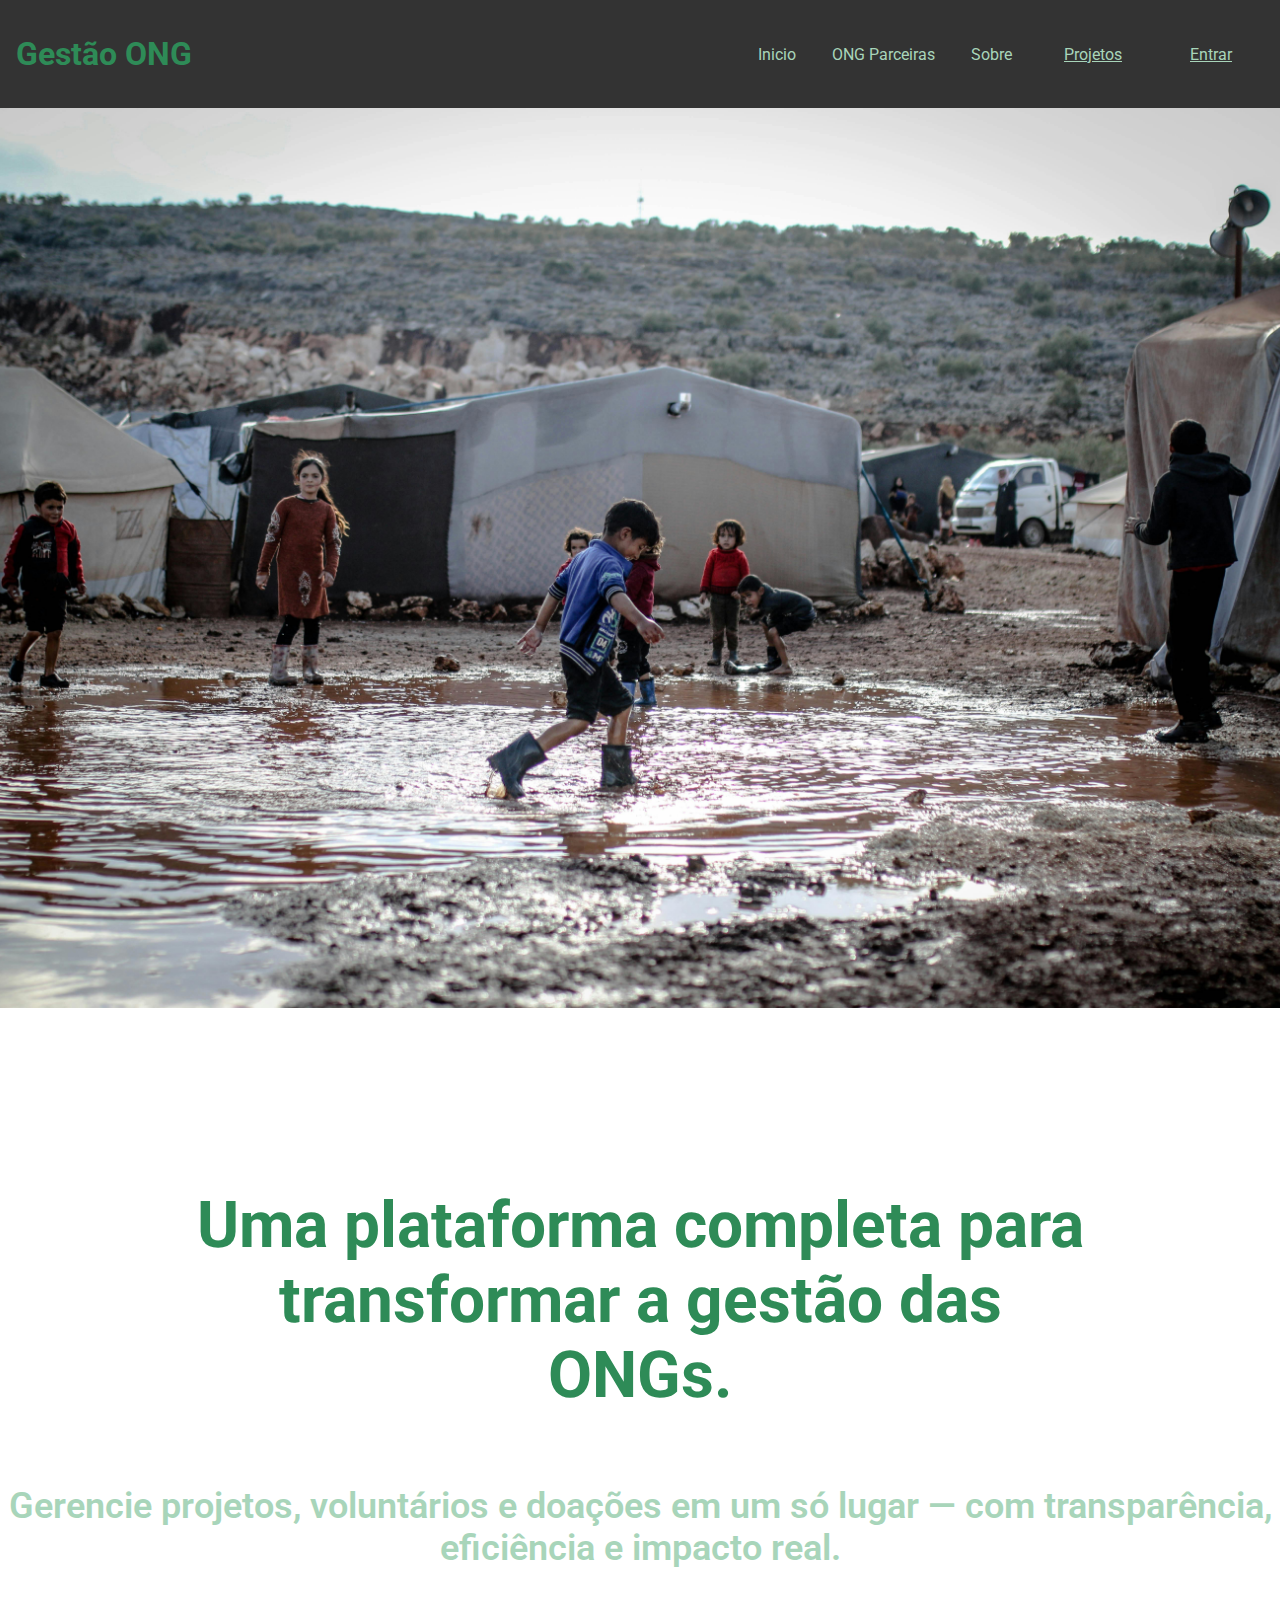
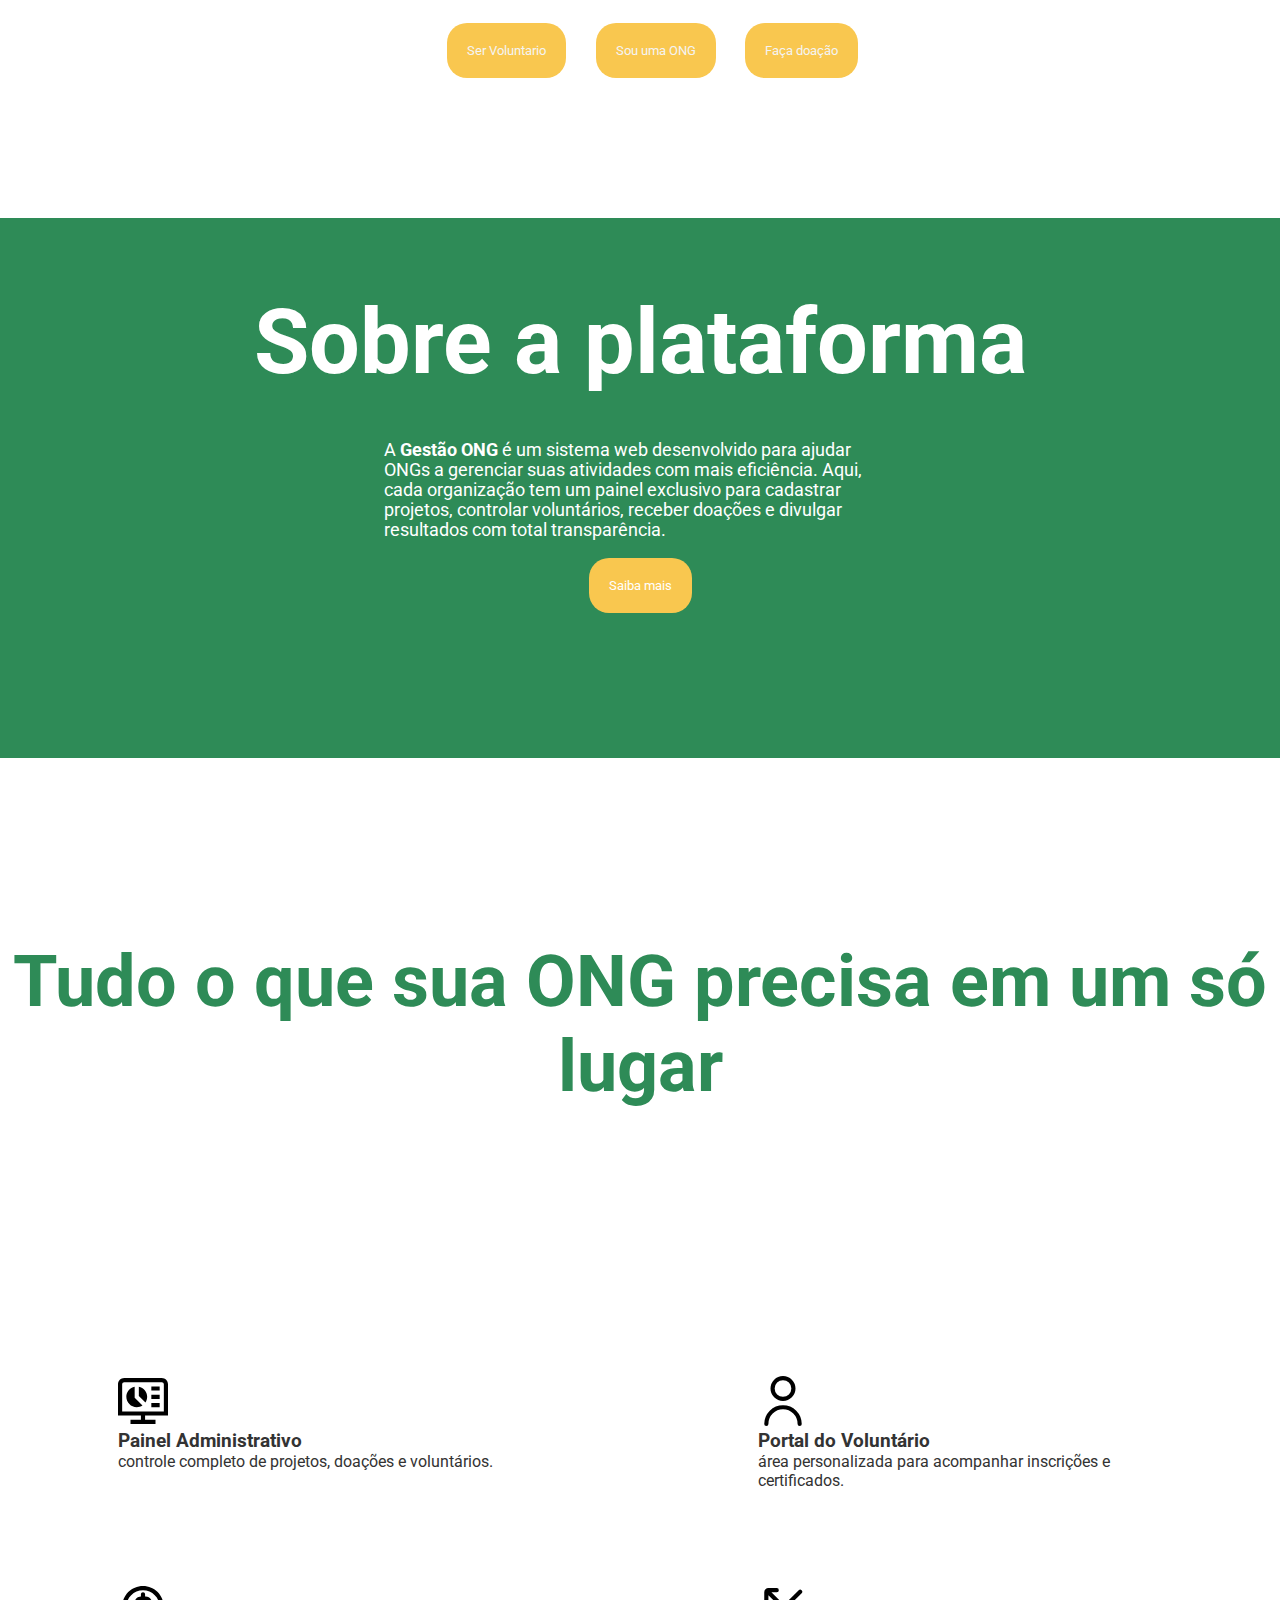
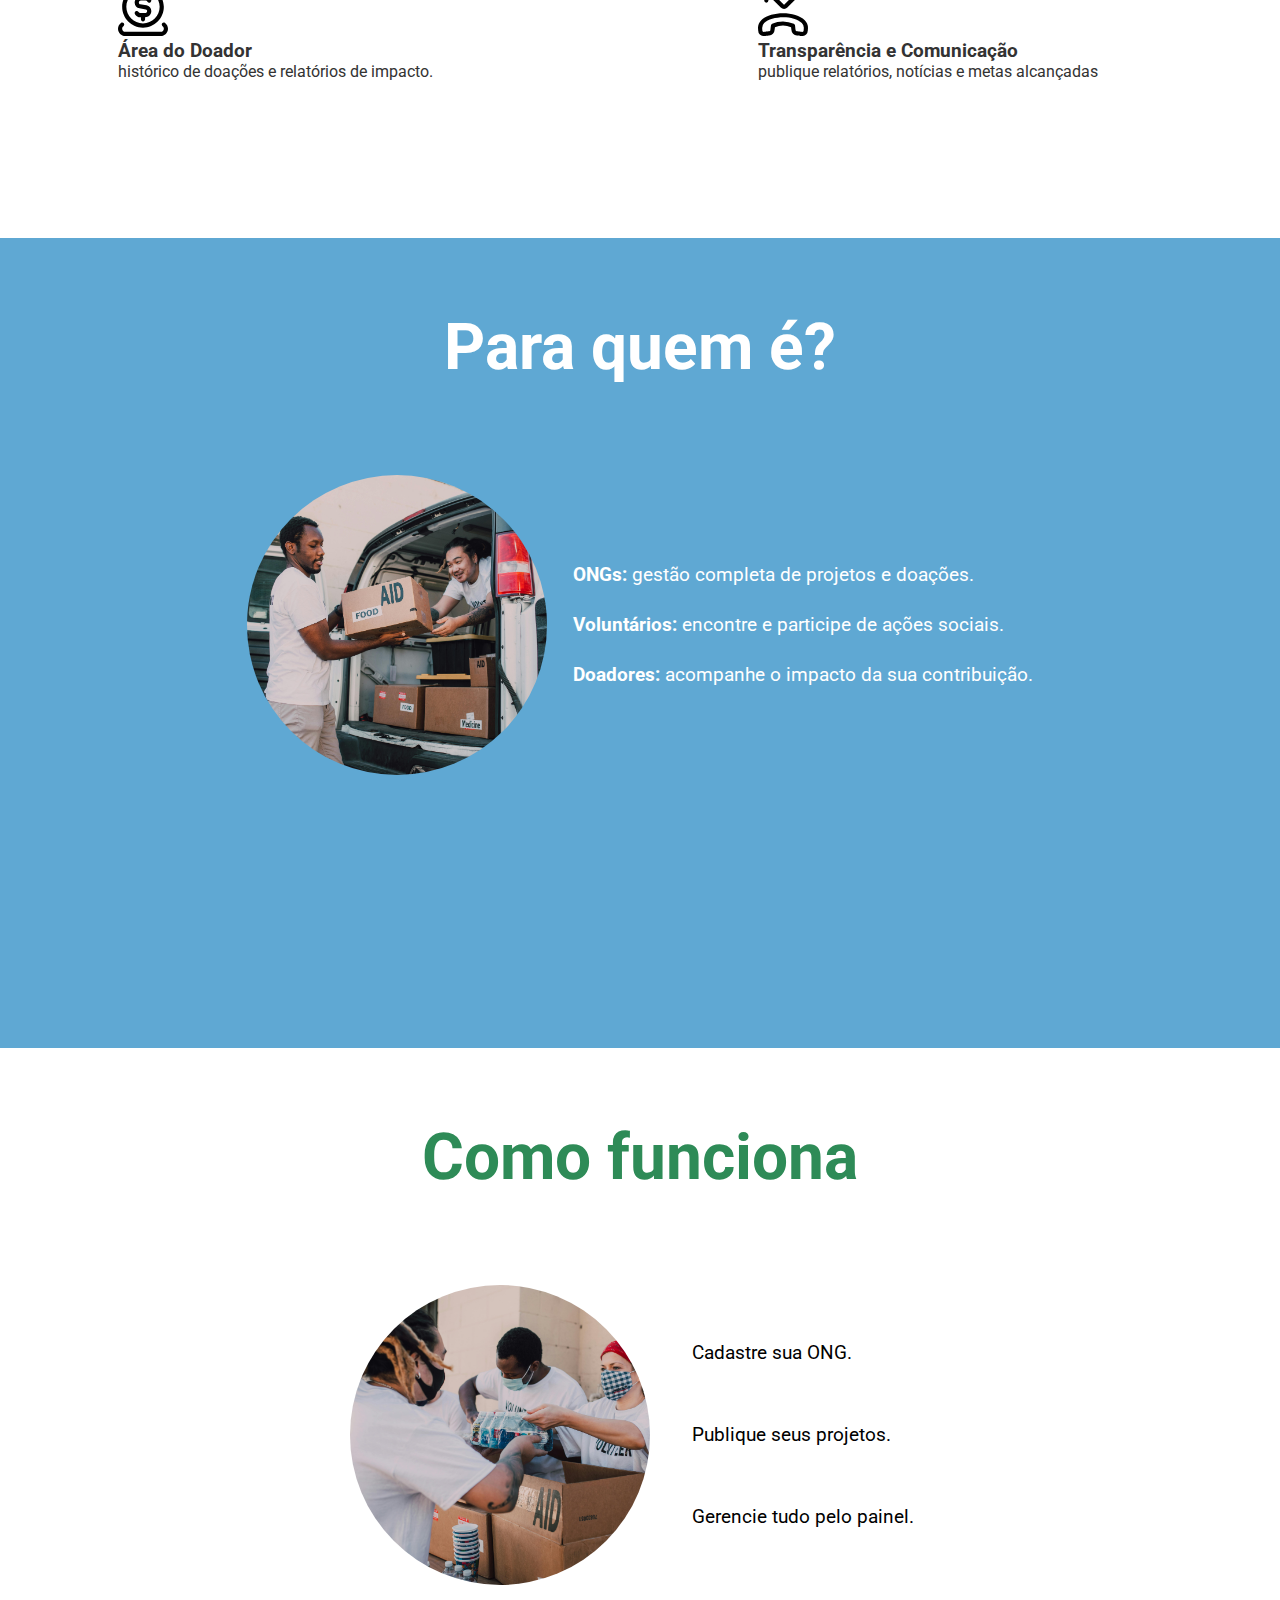
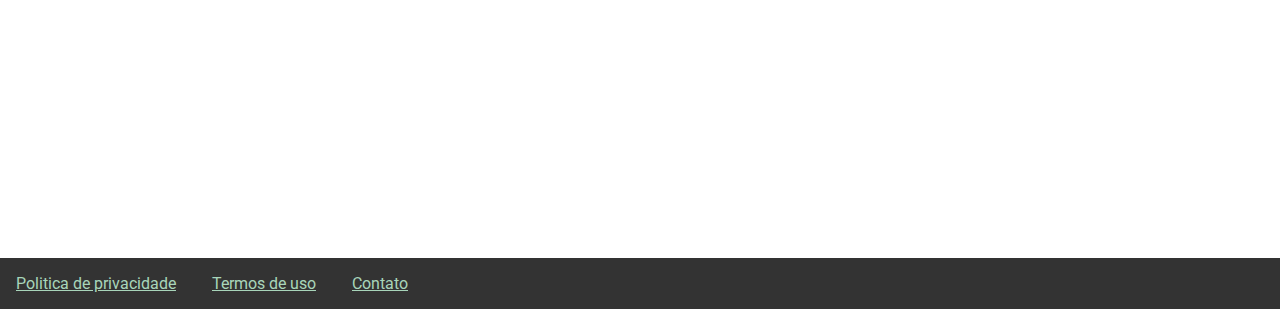
<file: index.html>
<!DOCTYPE html>
<html lang="pt-br">
  <head>
    <meta charset="UTF-8" />
    <meta name="viewport" content="width=device-width, initial-scale=1.0" />
    <link rel="stylesheet" href="style.css">
    <title>ONG</title>
  </head>
  <body>
    <header>
      <div>
        <h1>Gestão ONG</h1>
      </div>
      <nav>
        <ul>
          <li>Inicio</li>
          <li>ONG Parceiras</li>
          <li>Sobre</li>
          <li><a href="/projetos.html">Projetos</a></li>
          <li><a href="/cadastro.html">Entrar</a></li>
        </ul>
      </nav>
    </header>

    <section class="img_principal">
      <img src="assets/img_principal.png" alt="" width="300">
    </section>

    <main>
      <div class="titulomain">
      <h1>Uma plataforma completa para transformar a gestão das ONGs.</h1>
      </div>
      <div class="descMain">
        <h3>
          Gerencie projetos, voluntários e doações em um só lugar — com
          transparência, eficiência e impacto real.
        </h3>
        <button>Ser Voluntario</button>
        <button>Sou uma ONG</button>
        <button>Faça doação</button>
      </div>
    </main>

    <article class="sobre">
      <h2>Sobre a plataforma</h2>
      <p>
        A <strong>Gestão ONG</strong> é um sistema web desenvolvido para ajudar ONGs a
        gerenciar suas atividades com mais eficiência. Aqui, cada organização
        tem um painel exclusivo para cadastrar projetos, controlar voluntários,
        receber doações e divulgar resultados com total transparência.
      </p>
      <button>Saiba mais</button>
    </article>

    <section class="info">
      <h2>Tudo o que sua ONG precisa em um só lugar</h2>
      <div class="infologo">
      <article class="logo">
        <img src="assets/monitor-de-painel.svg" alt="" width="50"/>
        <h3>Painel Administrativo</h3>
        <p>controle completo de projetos, doações e voluntários.</p>
      </article>

      <article class="logo">
        <img src="assets/do-utilizador.svg" alt="" width="50"/>
        <h3>Portal do Voluntário</h4>
        <p>área personalizada para acompanhar inscrições e certificados.</p>
      </article>

      <article class="logo">
        <img src="assets/doar.svg" alt="" width="50"/>
        <h3>Área do Doador</h3>
        <p>histórico de doações e relatórios de impacto.</p>
      </article>

      <article class="logo">
        <img src="assets/chamada-perdida.svg" alt="" width="50"/>
        <h3>Transparência e Comunicação</h3>
        <p>publique relatórios, notícias e metas alcançadas</p>
      </article>
      </div>
    </section>

    <section class="paraquem">
      <div class="paraquem-titulo">
        <h2>Para quem é?</h2>
      </div>
      <div class="paraquem-info">
        <img src="/assets/img2.png.jpg" alt="" width="300">
        <ul>
          <li><strong>ONGs:</strong> gestão completa de projetos e doações.</li>
          <li><strong>Voluntários:</strong> encontre e participe de ações sociais.</li>
          <li><strong>Doadores:</strong> acompanhe o impacto da sua contribuição.</li>
        </ul>
      </div>
    </section>

    <section class="comofunciona">
      <div class="comofunciona-titulo">
        <h2>Como funciona</h2>
      </div>
      <div class="comofunciona-info">
        <img src="assets/img3.jpg" alt="" width="300">
        <ol>
          <li><a href="#">Cadastre sua ONG.</a></li>
          <li><a href="#">Publique seus projetos.</a></li>
          <li><a href="#">Gerencie tudo pelo painel.</a></li>
        </ol>
      </div>
    </section>

    <footer>
        <nav>
            <a href="#">Politica de privacidade</a>
            <a href="#">Termos de uso</a>
            <a href="#">Contato</a>
        </nav>
    </footer>
  </body>
</html>
</file>
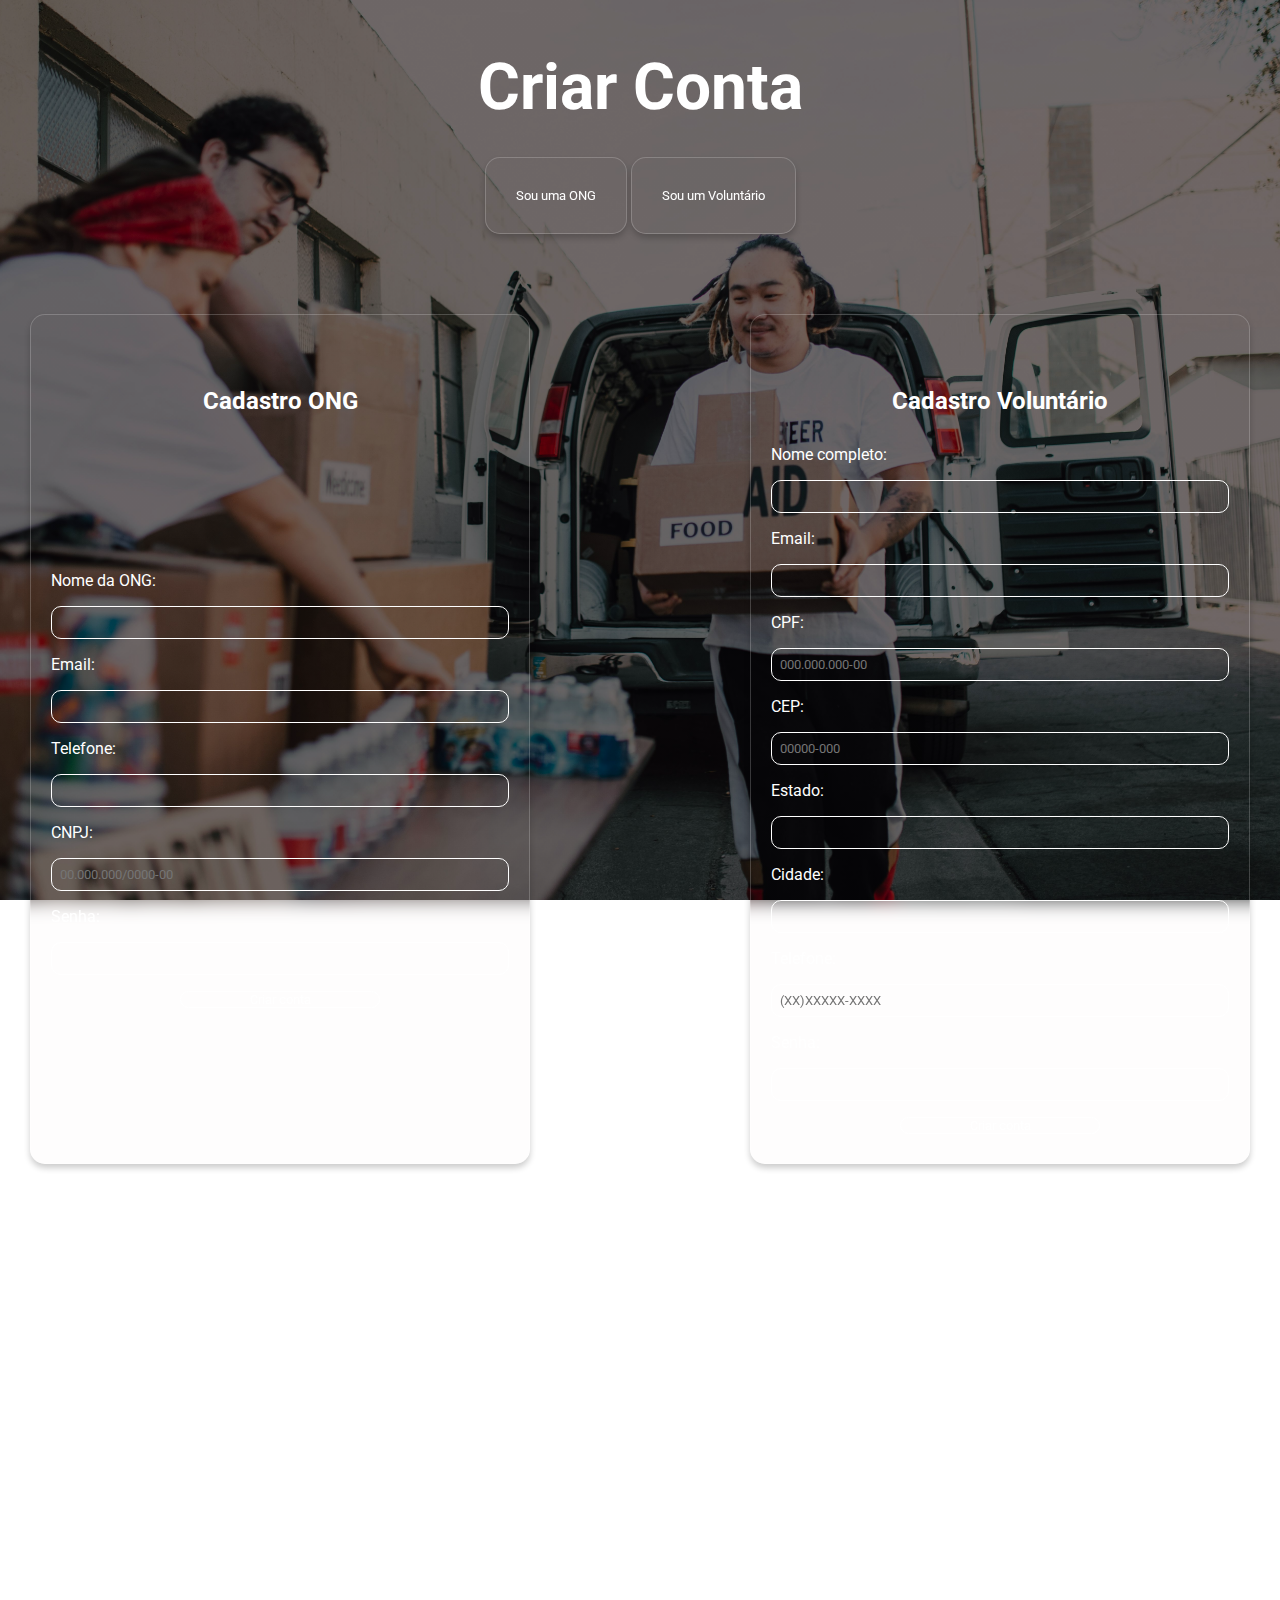
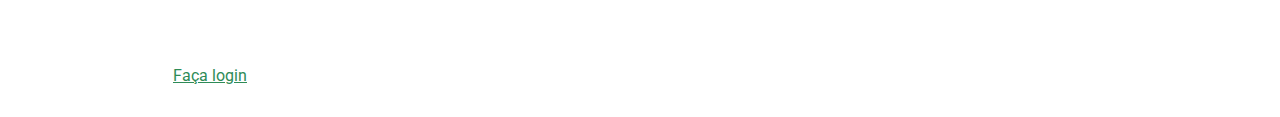
<file: cadastro.html>
<!DOCTYPE html>
<html lang="pt-br">
  <head>
    <meta charset="UTF-8" />
    <meta name="viewport" content="width=device-width, initial-scale=1.0" />
    <link rel="stylesheet" href="cadastro.css">
    <title>Criar conta</title>
  </head>
  <body>
    <header>
      <h1>Criar Conta</h1>
      <button>Sou uma ONG</button>
      <button>Sou um Voluntário</button>
    </header>

    <main>
      <section>
            <h2>Cadastro ONG</h2>
        <form action="">
          <label for="">
            Nome da ONG:</label>
            <input type="text" />
          

          <label for="">
            Email:          </label>
            <input type="email" />

          <label for="">
            Telefone:           </label>
            <input type="tel" />


          <label for="">
            CNPJ:           </label>
            <input type="text" pattern="\d{2}\.\d{3}\.\d{3}/\d{4}-\d{2}" placeholder="00.000.000/0000-00" title="Formato: 00.000.000/0000-00"/>

          <label for="">
            Senha:          </label>
            <input type="password" />
          <button>Criar conta</button>
        </form>
      </section>

      <section>
        <h2>Cadastro Voluntário</h2>
        <form action="">
          <label for="">
            Nome completo:           </label>
            <input type="text" />

          <label for="">
            Email:           </label>
            <input type="email" />
          <label for="">
            CPF:          </label>
            <input type="text" pattern="\d{3}\.\d{3}\.\d{3}-\d{2}" placeholder="000.000.000-00" title="Formato: 000.000.000-00"/>

          <label for="">
            CEP:           </label>
            <input type="text" pattern="\d{5}-\d{3}" placeholder="00000-000" title="Formato: 00000-000"/>
          

          <label for="">
            Estado:           </label>
            <input type="text" />
          

          <label for="">
            Cidade:           </label>
            <input type="text" />
          

          <label for="">
            Telefone:           </label>
            <input type="tel" maxlength="15" placeholder="(XX)XXXXX-XXXX" pattern="\(\d{2}\)\d{5}-\d{4}"/>
        

          <label for="">
            Senha:           </label>
            <input type="password" />
          
          <button>Criar conta</button>
        </form>
      </section>
    </main>

    <footer>
        <p>Já tem uma conta? <a href="#">Faça login</a></p>
    </footer>
  </body>
</html>
</file>
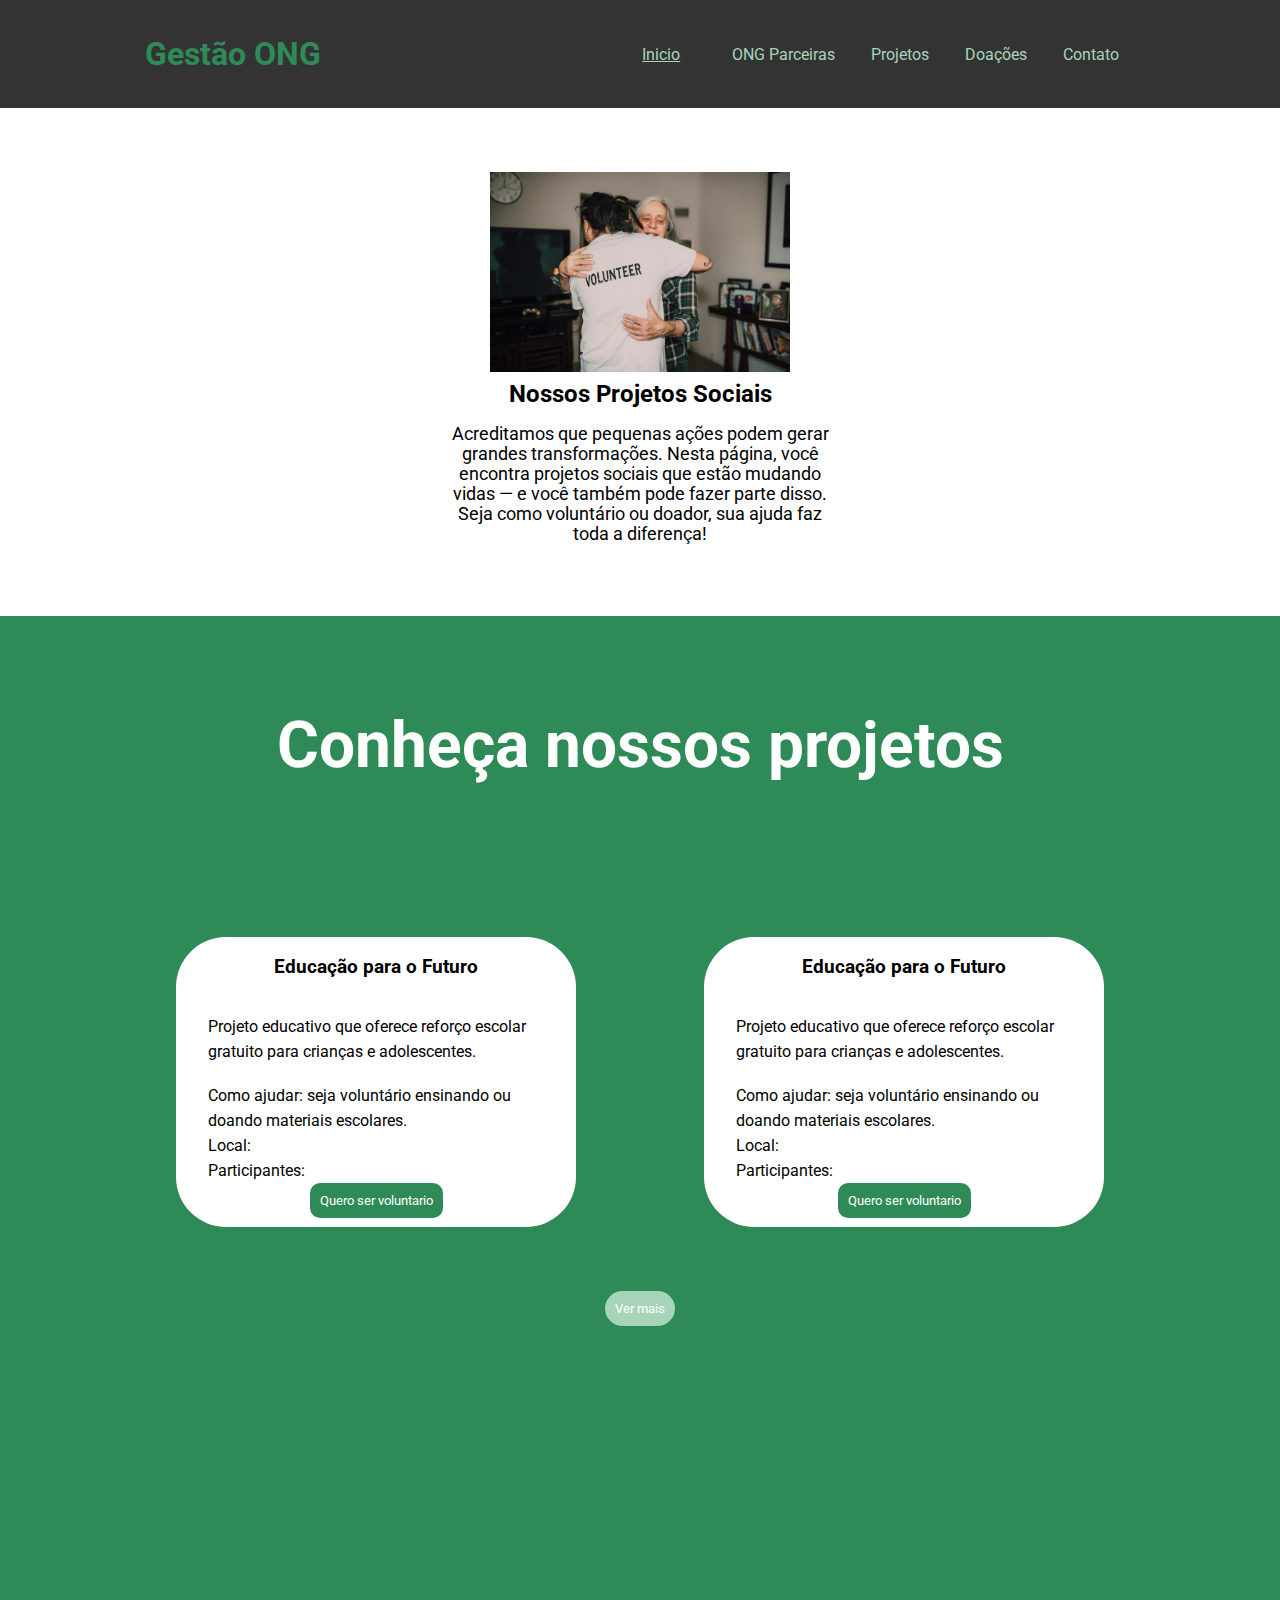
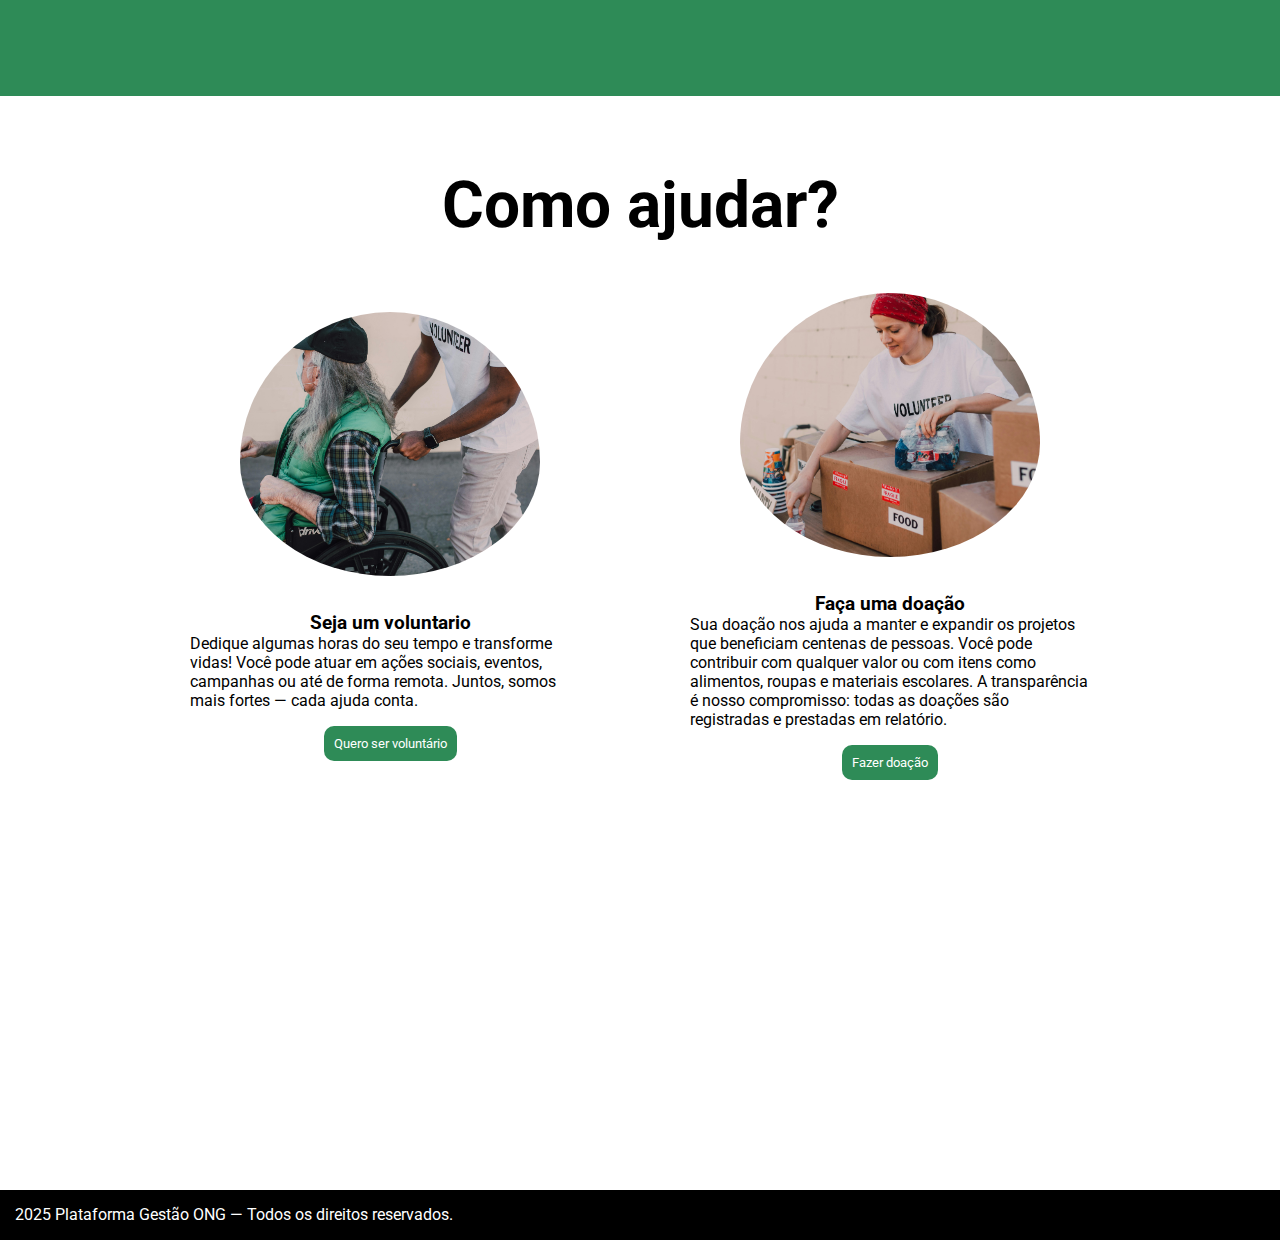
<file: projetos.html>
<!DOCTYPE html>
<html lang="pt-br">
  <head>
    <meta charset="UTF-8" />
    <meta name="viewport" content="width=device-width, initial-scale=1.0" />
    <link rel="stylesheet" href="projetos.css">
    <title>Projetos Sociais</title>
  </head>
  <body>
    <header>
      <div>
        <h1>Gestão ONG</h1>
      </div>
      <nav>
        <ul>
          <li><a href="/index.html">Inicio</a></li>
          <li>ONG Parceiras</li>
          <li>Projetos</li>
          <li>Doações</li>
          <li>Contato</li>
        </ul>
      </nav>
    </header>

    <main>
        <img src="/assets/img5.jpg" alt="" width="300">
      <h2>Nossos Projetos Sociais</h2>
      <p>
        Acreditamos que pequenas ações podem gerar grandes transformações. Nesta
        página, você encontra projetos sociais que estão mudando vidas — e você
        também pode fazer parte disso. Seja como voluntário ou doador, sua ajuda
        faz toda a diferença!
      </p>
    </main>

    <section class="projetos">
      <h2>Conheça nossos projetos</h2>

      <div class="projetos_ativos">
      <article>
        <h3>Educação para o Futuro</h3>
        <p>Projeto educativo que oferece reforço escolar gratuito para crianças e adolescentes.</p>
        <br>
        <p>Como ajudar: seja voluntário ensinando ou doando materiais escolares.</p>
        <p>Local:</p>
        <p>Participantes:</p>
        <button>Quero ser voluntario</button>
      </article>

            <article>
        <h3>Educação para o Futuro</h3>
        <p>Projeto educativo que oferece reforço escolar gratuito para crianças e adolescentes.</p>
        <br>
        <p>Como ajudar: seja voluntário ensinando ou doando materiais escolares.</p>
        <p>Local:</p>
        <p>Participantes:</p>
        <button>Quero ser voluntario</button>
      </article>
      </div>

      <button>Ver mais</button>
    </section>

    <section class="ajuda">
      <h2>Como ajudar?</h2>
      <div class="comoajudar">
      <article>
        <img src="assets/img6.jpg" alt="" width="300">
        <h3>Seja um voluntario</h3>
        <p>
          Dedique algumas horas do seu tempo e transforme vidas! Você pode atuar
          em ações sociais, eventos, campanhas ou até de forma remota. Juntos,
          somos mais fortes — cada ajuda conta.
        </p>
        <button>Quero ser voluntário</button>
      </article>

      <article>
        <img src="assets/img7.jpg" alt="" width="300">
        <h3>Faça uma doação</h3>
        <p>
          Sua doação nos ajuda a manter e expandir os projetos que beneficiam
          centenas de pessoas. Você pode contribuir com qualquer valor ou com
          itens como alimentos, roupas e materiais escolares. A transparência é
          nosso compromisso: todas as doações são registradas e prestadas em
          relatório.
        </p>
        <button>Fazer doação</button>
      </article>
      </div>
    </section>

    <footer>2025 Plataforma Gestão ONG — Todos os direitos reservados.</footer>
  </body>
</html>
</file>
<file: style.css>
@import url('https://fonts.googleapis.com/css2?family=Roboto:ital,wght@0,100..900;1,100..900&display=swap');

* {
    padding: 0;
    margin: 0;
    box-sizing: border-box;
    font-family: "Roboto", sans-serif;
}

:root {
    --primary-color: #2E8B57;
    --secundary-color: #A8D5BA;
    --white: #FFFFFF;
    --cinza-claro: #F4F4F4;
    --cinza-escuro: #333333;
    --destaque: #F9C74F;
    --destaque2: #FFD166;
    --complementar: #5FA8D3;
}

header {
    display: flex;
    align-items: center;
    justify-content: space-between;
    padding: 1rem;
    height: 12vh;
    width: 100%;
    background-color: var(--cinza-escuro);

}


header h1 {
    color: var(--primary-color);
}


header nav ul li, a{
    display: inline-block;
    margin: 1rem;
    cursor: pointer;
    color: var(--secundary-color);
}

.img_principal {
    width: 100%;
    height: 100vh;
}

.img_principal img {
    width: 100%;
    height: 100vh;
    object-fit: cover;
}

main {
    width: 100%;
    height: 90vh;
    text-align: center;
    display: flex;
    flex-direction: column;
    align-items: center;
}

main .titulomain h1 {
    font-size: 4rem;
    color: var(--primary-color)
}

.titulomain {
    margin-top: 20vh;
    display: flex;
    width: 70vw;
}

.descMain {
    margin-top: 8vh;
}

.descMain h3 {
    font-size: 4vh;
    font-weight: 600;
    color: var(--secundary-color)
}

.descMain button {
    margin-top: 6vh;
    margin-left: 2vw;
    padding: 20px;
    border: none;
    color: var(--cinza-claro);
    background-color: var(--destaque);
    border-radius: 20px;
    cursor: pointer;
}

.descMain button:hover{
    background-color: var(--destaque2);
}

.sobre {
    background-color: var(--primary-color);
    color: white;
    width: 100%;
    height: 60vh;
    display: flex;
    align-items: center;
    flex-direction: column;
}

.sobre h2 {
    margin-top: 8vh;
    font-size: 10vh;
}

.sobre p {
    margin-top: 5vh;
    font-size: 1.1rem;
    width: 40vw;
}

.sobre button {
    color: white;
    background-color: var(--destaque);
    padding: 20px;
    border: none;
    border-radius: 20px;
    margin-top: 2vh;
    cursor: pointer;
}

.sobre button:hover {
    background-color: var(--destaque2);
}

.info {
    display: grid;
    width: 100%;
    height: 120vh;
    align-items: center;
}

.info h2 {
    text-align: center;
    margin-top: 8vh;
    font-size: 8vh;
    color: var(--primary-color);
}

.infologo {
    display: grid;
    grid-template-columns: repeat(auto-fit, minmax(500px, 1fr));
}

.logo {
    padding: 3rem;
    cursor: pointer;
    border-radius: 40px;
    margin: 0 auto;
    width: 500px;
    color: var(--cinza-escuro)
}

.logo:hover {
    box-shadow: 4px 4px 40px var(--cinza-claro);
    transition: 0.5s;
}

.paraquem {
    width: 100%;
    height: 90vh;
    display: flex;
    align-items: center;
    flex-direction: column;
    color: white;
    background-color: var(--complementar);
}

.paraquem-titulo h2 {
    padding: 8vh 0 10vh 0;
    font-size: 4rem;
}

.paraquem-info {
    display: flex;
    justify-content: space-around;
}

.paraquem-info img {
    border-radius: 700%;
    width: 300px;
    height: 300px;
    object-fit: cover;
}

.paraquem ul {
    display: flex;
    flex-direction: column;
    margin-left: 2vw;
    text-decoration: none;
    list-style-type: none;
    font-size: 1.2rem;
    justify-content: center;
    line-height: 50px;
}

.comofunciona {
    width: 100%;
    height: 90vh;
    display: flex;
    align-items: center;
    flex-direction: column;
    color: var(--primary-color);
    background-color: white;
}

.comofunciona-titulo h2 {
    padding: 8vh 0 10vh 0;
    font-size: 4rem;
}

.comofunciona-info {
    display: flex;
    justify-content: space-around;
}

.comofunciona-info img {
    border-radius: 700%;
    width: 300px;
    height: 300px;
    object-fit: cover;
}

.comofunciona ol {
    display: flex;
    flex-direction: column;
    margin-left: 2vw;
    text-decoration: none;
    list-style-type: none;
    font-size: 1.2rem;
    justify-content: center;
    line-height: 50px;
}

.comofunciona a {
    color: black;
    text-decoration: none;
}

footer {
    background-color: var(--cinza-escuro);
}

@media screen and (max-width: 750px) {
    header {
        display: flex;
        flex-direction: column;
        justify-content: center;
        height: 30vh;
        padding: 10px;
    }

    main .titulomain h1 {
        font-size: 2rem;   
    }

    main .descMain h3 {
        font-size: 1.2rem;
        width: 85vw;
    }

    .descMain button {
        margin: 20px auto;
    }

    .sobre {
        height: 10vh;
    }

    .sobre h2{
        font-size: 2rem;
        
    }

    .sobre p {
        font-size: 1.2rem;
        text-align: center;
        width: 85vw;
        font-weight: 300;
    }


    .info h2 {
        font-size: 2rem;
    }

    .infologo{
        display: flex;
        flex-direction: column;
        
    }

    .logo {
        width: 80vw;
    }

    .paraquem {
        margin-top: 200px;
    }

    .paraquem-titulo h2 {
        font-size: 2rem;
    }

    .paraquem-info {
        display: flex;
        flex-direction: column;
        align-items: center;
    }

    .paraquem-info img {
        height: 150px;
        width: 150px;
    }

    .paraquem-info ul li {
        font-size: 16px;
        text-align: center;
    }

    .comofunciona-titulo h2{
        font-size: 2rem;
    }

    .comofunciona-info {
        display: flex;
        flex-direction: column;
        align-items: center;
    }

    .comofunciona-info img {
        width: 150px;
        height: 150px;
    }

    .comofunciona-info ol{
        line-height: 12px;
        text-align: center;
    }
}

@media screen and (max-width: 560px) {
    header {
        display: flex;
        flex-direction: column;
        justify-content: center;
        align-items: center;
        height: 70vh;
        padding: 10px;
    }

    header h1 {
        font-size: 32px;
    }

    header nav {
        display: flex;
        flex-direction: column;
        padding: 0;
        margin: 0;
        justify-content: center;
        align-items: center;
    }

    header nav ul {
        display: flex;
        align-items: center;
        margin: 0;
        padding: 0;
        flex-direction: column;
        font-size: 18px;
    }

    .sobre {
        height: 80vh;
    }


}
</file>
<file: cadastro.css>
@import url('https://fonts.googleapis.com/css2?family=Roboto:ital,wght@0,100..900;1,100..900&display=swap');

* {
    padding: 0;
    margin: 0;
    box-sizing: border-box;
    font-family: "Roboto", sans-serif;
    background: linear-gradient(rgba(0,0,0, 0.5), rgba(0,0,0, 0.5)),
    url(assets/img4.jpg);
    background-attachment: fixed;
    background-repeat: no-repeat;
    background-position: center;
    background-size: cover;

}

:root {
     --primary-color: #2E8B57;
}

header {
    padding: 50px;
    text-align: center;
}

header h1 {
    font-size: 4rem;
    color: white;
}

header button {
    margin-top: 2rem;
    padding: 30px;
    background-color: rgba(252, 246, 246, 0.2);
    grid-template-columns: 1fr;
    border-radius: 15px;
    backdrop-filter: blur(10px);
    box-shadow: 0 4px 6px rgba(0, 0, 0, 0.2);
    border: 1px solid rgba(255, 255, 255, 0.2);
    color: white;
    cursor: pointer;
}

main {
    padding: 30px;
    display: flex;
    justify-content: space-between;
    height: 150vh;
}

main section h2{
    text-align: center;
    margin-top: 8vh;
}

main section {
    display: grid;
    width: 500px;
    height: 850px;
    background-color: rgba(252, 246, 246, 0.2);
    grid-template-columns: 1fr;
    border-radius: 15px;
    backdrop-filter: blur(10px);
    box-shadow: 0 4px 6px rgba(0, 0, 0, 0.2);
    border: 1px solid rgba(255, 255, 255, 0.2);
    color: white;
}

main section form {
    display: flex;
    flex-direction: column;
    padding: 20px;
}

main section form input {
    border: none;
    padding: 8px;
    border-radius: 10px;
    margin-bottom: 1rem;
    border: 1px solid white;
    margin-top: 1rem;
}

main section form button {
    border: 1px solid white;
    width: 200px;
    align-items: center;
    margin: 0 auto;
    cursor: pointer;
    color: white;
    border-radius: 10px;
}

footer {
    color: white;
    padding: 2rem;
}

footer a {
    color: var(--primary-color);
}

@media screen and (max-width: 768px) {
    header h1 {
        text-align: center;
    }
    
    main {
        display: flex;
        flex-direction: column;
        align-items: center;
        height: 200vh;
    }

    main section, form {
        width: 95%;
        margin-top: 20px;
    }

    footer {
        margin-top: 20px;
    }
}
</file>
<file: projetos.css>
@import url('https://fonts.googleapis.com/css2?family=Roboto:ital,wght@0,100..900;1,100..900&display=swap');

* {
    padding: 0;
    margin: 0;
    box-sizing: border-box;
    font-family: "Roboto", sans-serif;
}

:root {
    --primary-color: #2E8B57;
    --secundary-color: #A8D5BA;
    --white: #FFFFFF;
    --cinza-claro: #F4F4F4;
    --cinza-escuro: #333333;
    --destaque: #F9C74F;
    --destaque2: #FFD166;
    --complementar: #5FA8D3;
}

header {
    display: flex;
    align-items: center;
    justify-content: space-around;
    height: 12vh;
    width: 100%;
    background-color: var(--cinza-escuro);
}

header h1 {
    color:  var(--primary-color);
}

header nav ul li, a{
    display: inline-block;
    margin: 1rem;
    cursor: pointer;
    color: var(--secundary-color);
}

main {
    display: flex;
    flex-direction: column;
    align-items: center;
    text-align: center;
}

main img {
    margin-top: 4rem;
}

main h2 {
    margin-top: 0.5rem;
}
main p {
    margin-top: 1rem;
    width: 400px;
    font-size: 1.1rem;
}

.projetos {
    height: 120vh;
    margin-top: 8vh;
    color: white;
    background-color: var(--primary-color);
    padding: 20px;
    width: 100%;
}

.projetos_ativos {
    display: flex;
    align-items: center;
    justify-content: center;
    flex-wrap: wrap;
}

.projetos h2{
    padding-top: 8vh;
    text-align: center;
    margin-bottom: 10vh;
    font-size: 4rem;
}

.projetos article {
    width: 400px;
    height: 290px;
    background-color: white;
    color: black;
    border-radius: 50px;
    display: flex;
    flex-direction: column;
    padding: 2rem;
    margin: 4rem;
    padding-top: 1.2rem;
}

.projetos article h3 {
    text-align: center;
    margin-bottom: 4vh;
}

.projetos article p {
    line-height: 25px;
}

.projetos article button {
    text-align: center;
    margin: 0 auto;
    align-items: center;
    border-radius: 10px;
    border: none;
    color: white;
    background-color: var(--primary-color);
    padding: 10px;
    cursor: pointer;
}

.projetos button {
    color: white;
    background-color: var(--secundary-color);
    border-radius: 20px;
    padding: 10px;
    border: none;
    margin: 0 auto;
    align-items: center;
    text-align: center;
    display: block;
    cursor: pointer;
}

.ajuda {
    display: grid;
    padding-bottom: 40vh;
}

.ajuda h2 {
    text-align: center;
    padding-top: 8vh;
    font-size: 4em;
}

.comoajudar {
    display: flex;
    justify-content: center;
    align-items: center;
}

.ajuda article {
    display: flex;
    flex-direction: column;
    width: 500px;
    padding: 50px;
    justify-content: center;
    align-items: center;
}

.ajuda img {
    object-fit: cover;
    width: 300px;
    height: 300px;
    border-radius: 50%;
    padding-bottom: 4vh;
}

.ajuda button {
    border: none;
    background-color: var(--primary-color);
    color: white;
    padding: 10px;
    border-radius: 10px;
    margin-top: 1rem;
    cursor: pointer;
}

footer {
    color: white;
    background-color: black;
    height: 50px;
    padding: 15px;
}

@media screen and (max-width: 768px) {
    header {
        display: flex;
        flex-direction: column;
        justify-content: center;
        height: 30vh;
        padding: 10px;
    }

        main h2 {
        font-size: 1.5rem;
    }

    main p {
        font-weight: 400;
        font-size: 1rem;
        padding: 20px;
    }

    .projetos h2 {
        font-size: 2rem;
    }

    .projetos {
        height: 190vh;
    }

    .projetos_ativos {
        display: flex;
        flex-direction: column;
        align-items: center;
        
    }

    .projetos_ativos article {
        width: 80%;
        margin: 40px auto;
        height: 85%;
    }

    .ajuda h2 {
        font-size: 2rem;
    }

    .comoajudar {
        display: flex;
        flex-direction: column;
    }

    .comoajudar article {
        padding: 0;
        margin: 10px auto;
        width: 85%;
    }

    
}

@media screen and (max-width: 560px) {
    header {
        display: flex;
        flex-direction: column;
        justify-content: center;
        align-items: center;
        height: 70vh;
        padding: 10px;
    }

    header h1 {
        font-size: 32px;
    }

    header nav {
        display: flex;
        flex-direction: column;
        padding: 0;
        margin: 0;
        justify-content: center;
        align-items: center;
    }

    header nav ul {
        display: flex;
        align-items: center;
        margin: 0;
        padding: 0;
        flex-direction: column;
        font-size: 18px;
    }

    main h2 {
        font-size: 1.5rem;
    }

    main p {
        font-weight: 400;
        font-size: 1rem;
        padding: 20px;
    }

    .projetos h2 {
        font-size: 2rem;
    }

    .projetos {
        height: 190vh;
    }

    .projetos_ativos {
        display: flex;
        flex-direction: column;
        align-items: center;
        
    }

    .projetos_ativos article {
        width: 90%;
        margin: 40px auto;
        height: 85%;
    }

    .ajuda h2 {
        font-size: 2rem;
    }

    .comoajudar {
        display: flex;
        flex-direction: column;
    }

    .comoajudar article {
        padding: 0;
        margin: 10px auto;
        width: 85%;
    }
}
</file>
